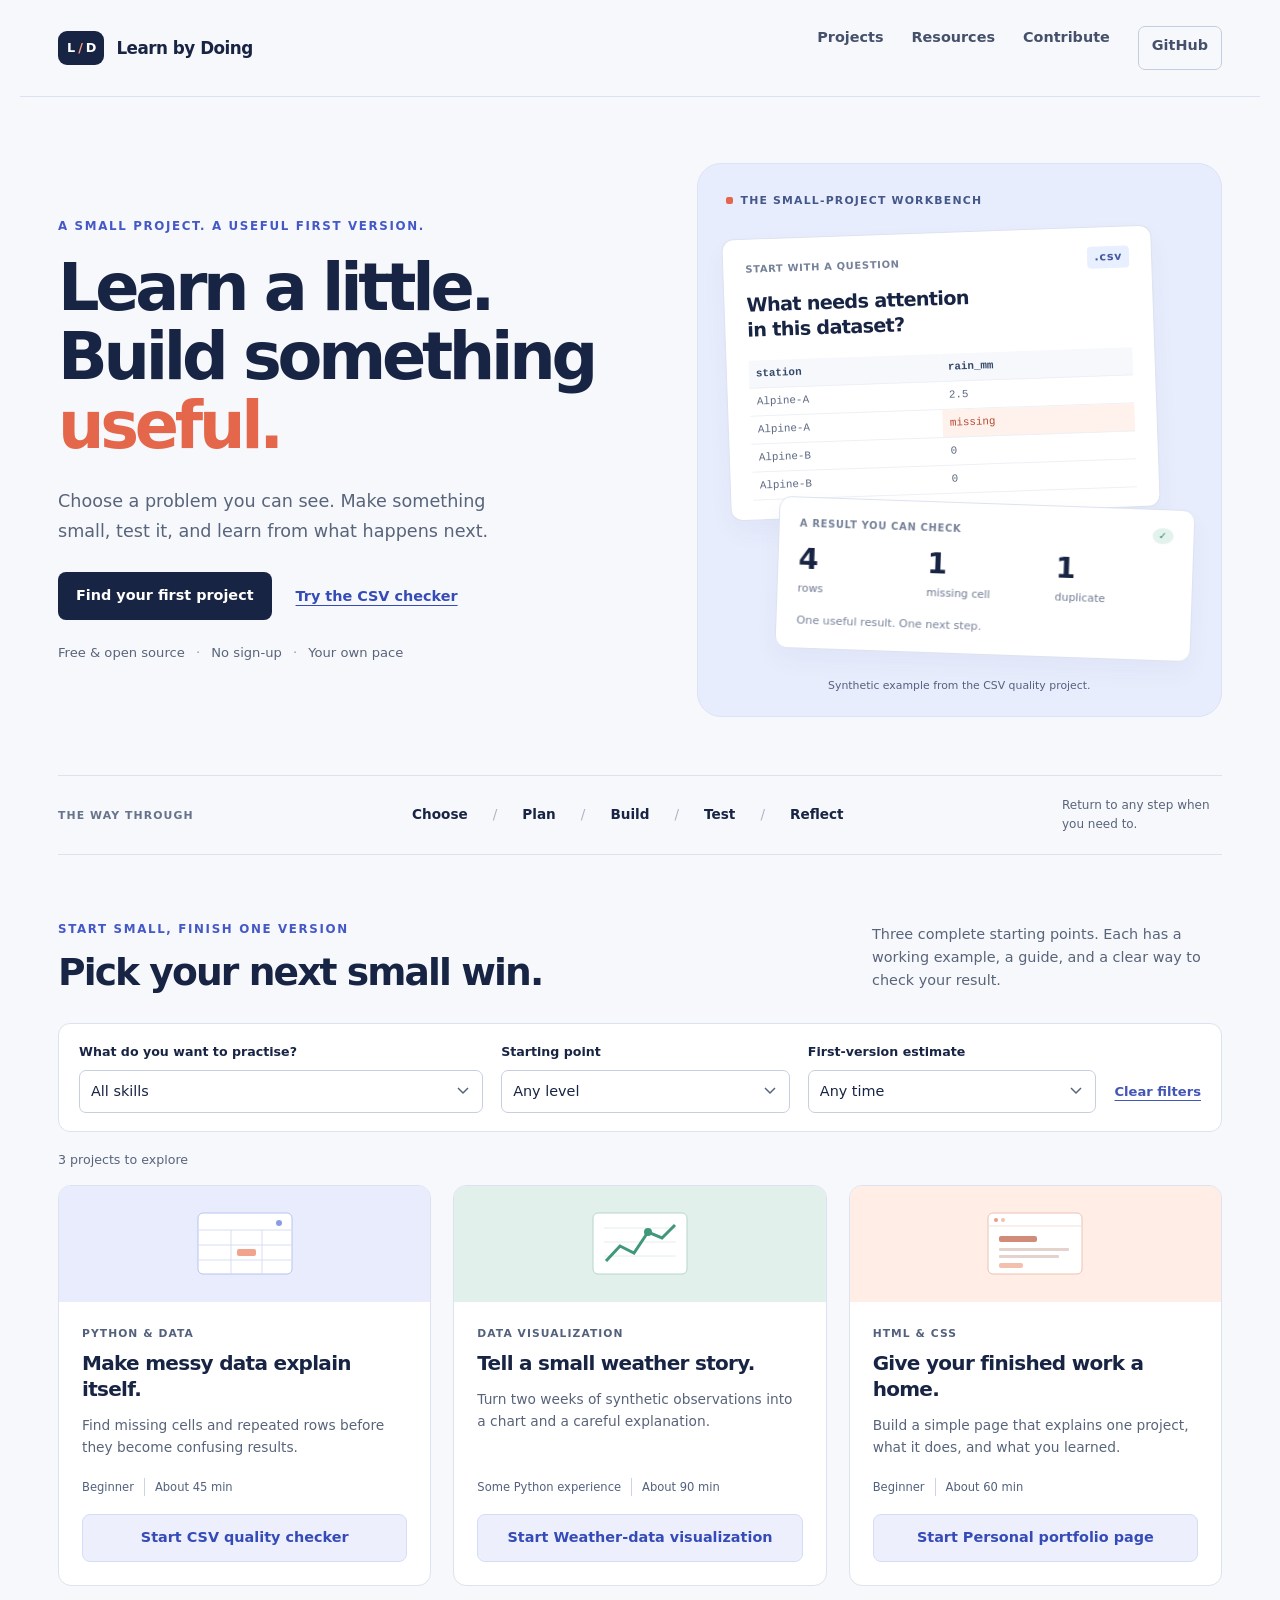
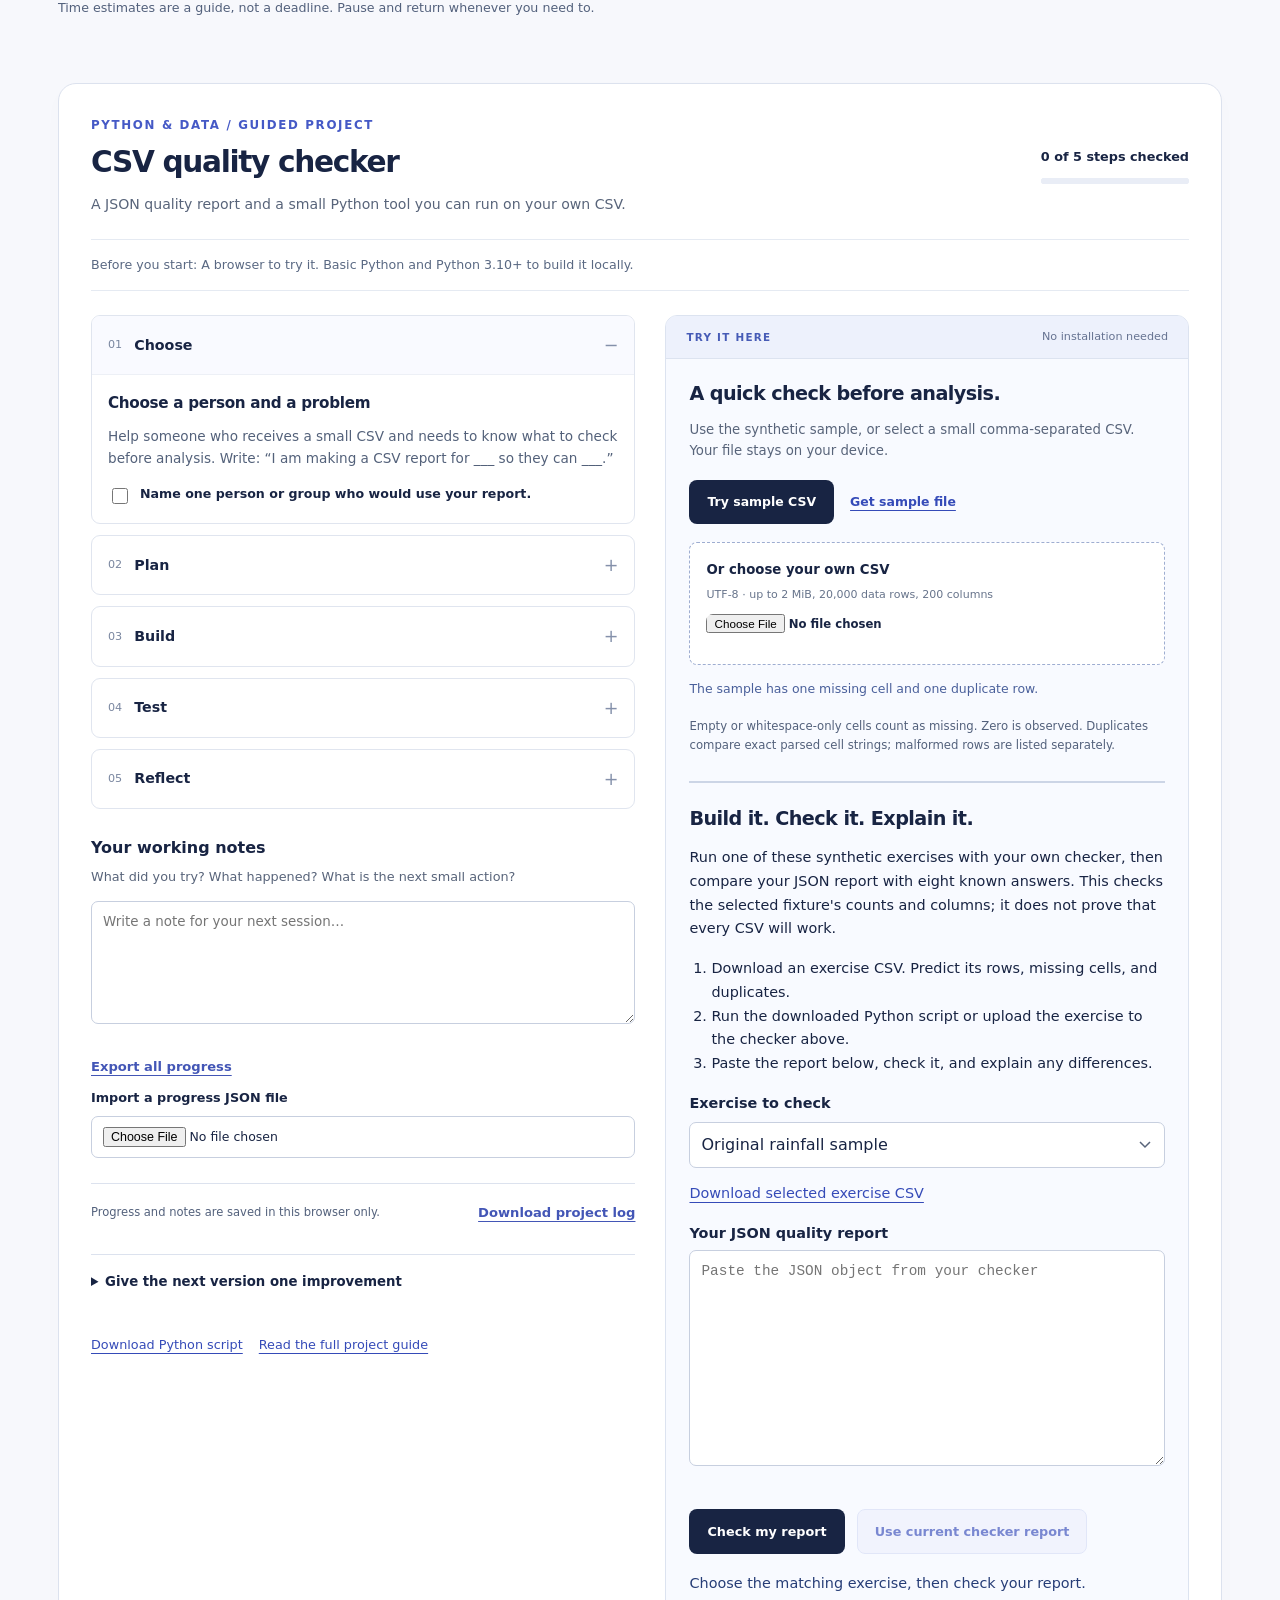
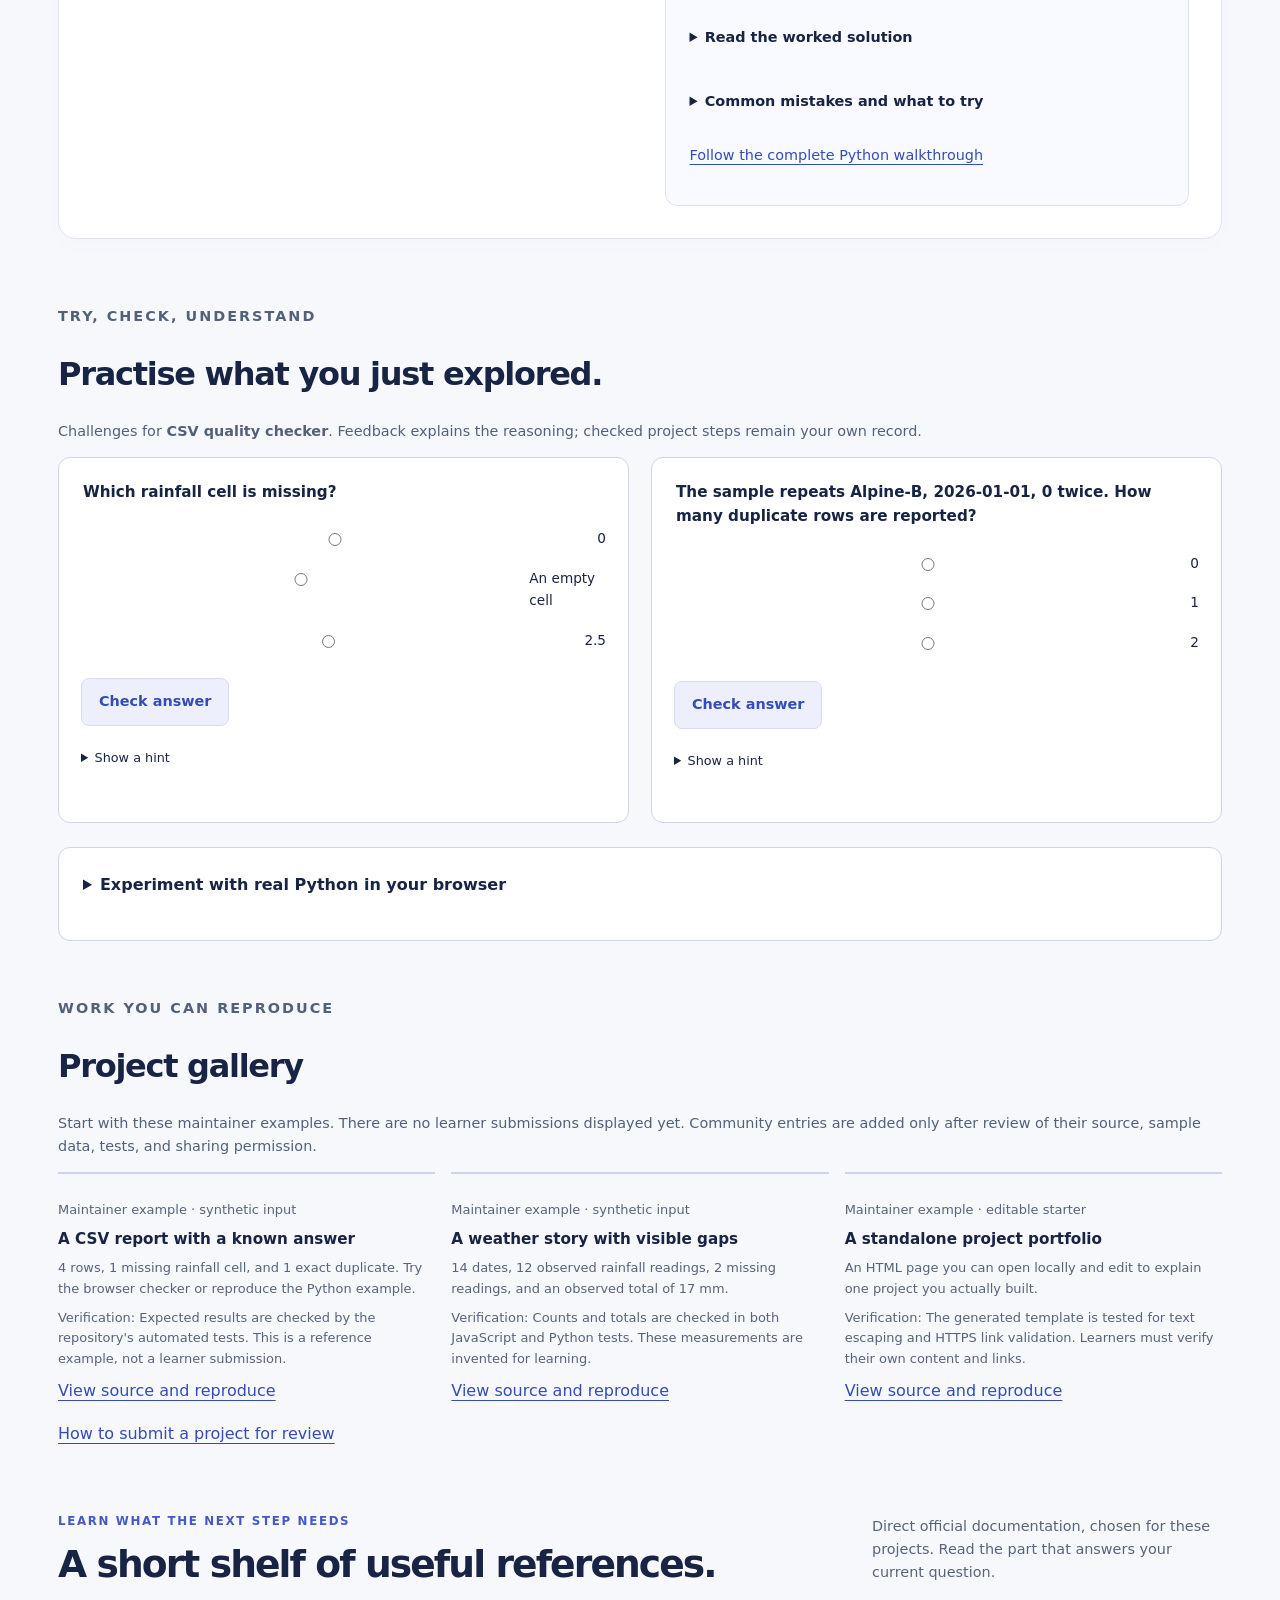
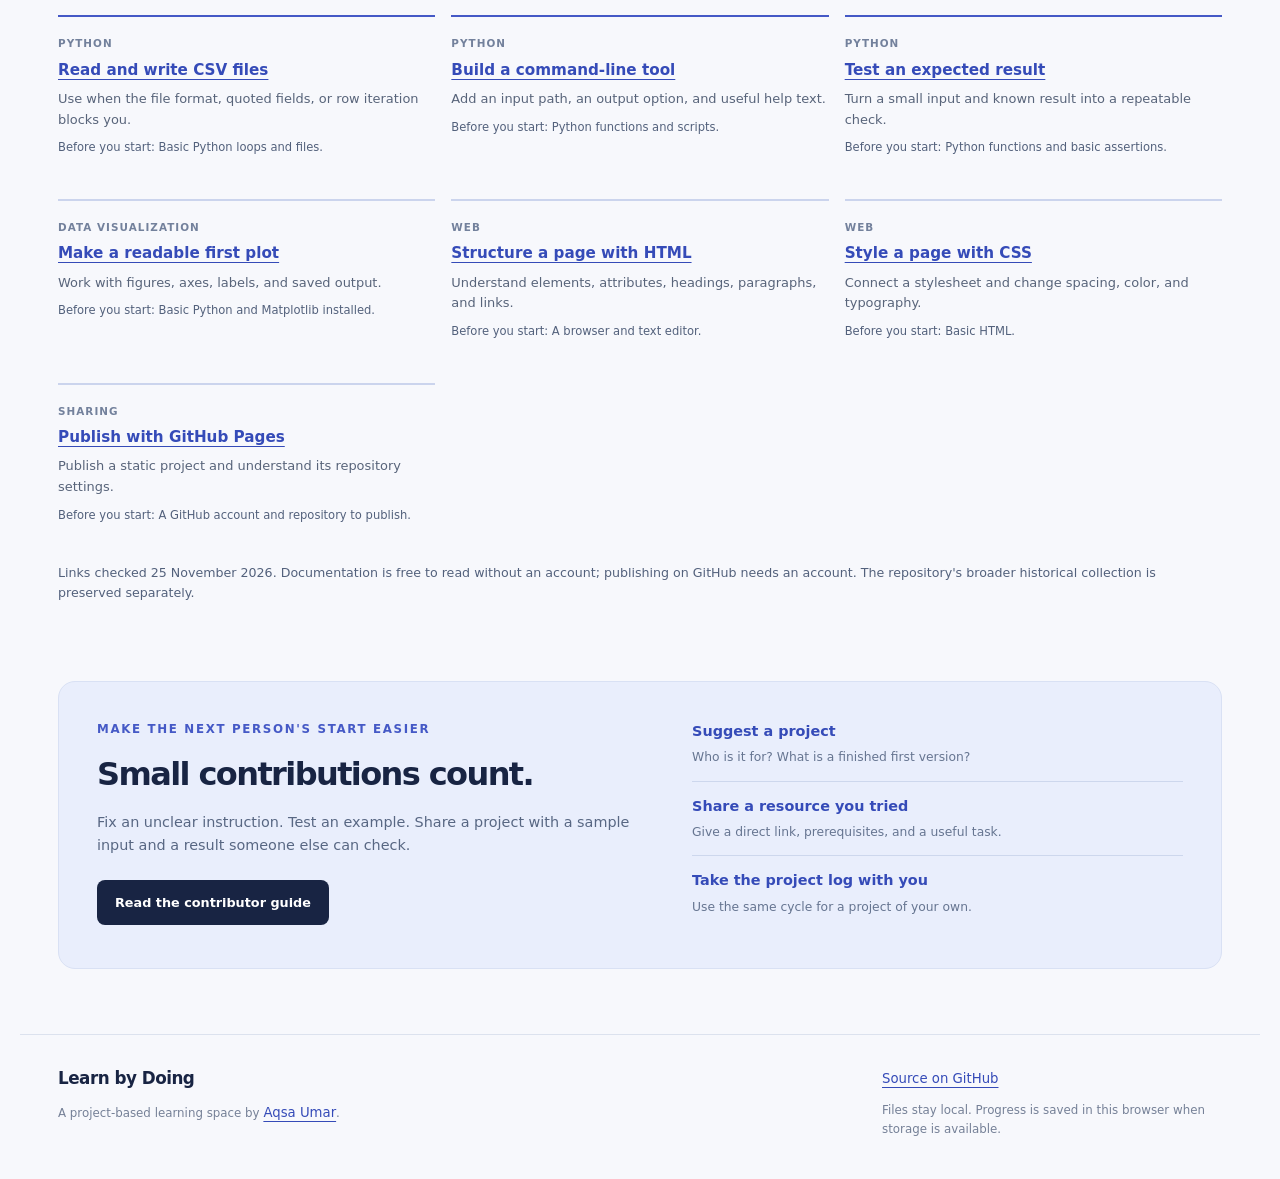
<file: web/index.html>
<!doctype html>
<html lang="en">
<head>
  <meta charset="utf-8"><meta name="viewport" content="width=device-width,initial-scale=1">
  <title>Learn by Doing · Small projects, useful results</title>
  <meta name="description" content="Choose a small project, try it in your browser, and build a version you can finish and share. Free, open-source project guides by Aqsa Umar.">
  <link rel="icon" href="favicon.svg" type="image/svg+xml"><link rel="stylesheet" href="style.css">
</head>
<body>
<a class="skip" href="#main">Skip to content</a>
<header class="site-header"><a class="brand" href="./"><span class="brand-mark" aria-hidden="true">L<span>/</span>D</span><span>Learn by Doing</span></a><nav aria-label="Main navigation"><a href="#projects">Projects</a><a href="#resources">Resources</a><a href="#community">Contribute</a><a class="nav-github" href="https://github.com/Aqsa48/earning_by_learning_resources">GitHub</a></nav></header>
<main id="main">
<section class="hero"><div class="hero-copy"><p class="eyebrow">A SMALL PROJECT. A USEFUL FIRST VERSION.</p><h1>Learn a little.<br>Build something<br><em>useful.</em></h1><p class="hero-description">Choose a problem you can see. Make something small, test it, and learn from what happens next.</p><div class="hero-actions"><a class="button" href="#projects">Find your first project</a><a class="text-link" href="#project=csv-quality">Try the CSV checker</a></div><p class="hero-note">Free & open source <span>·</span> No sign-up <span>·</span> Your own pace</p></div>
<div class="workbench" aria-label="An example of turning a small dataset into a useful report"><div class="bench-label"><span class="tiny-square" aria-hidden="true"></span> THE SMALL-PROJECT WORKBENCH</div><div class="paper input-paper"><div class="paper-top"><span>START WITH A QUESTION</span><span class="file-tag">.csv</span></div><h2>What needs attention<br>in this dataset?</h2><div class="mini-table" aria-hidden="true"><span>station</span><span>rain_mm</span><span>Alpine-A</span><span>2.5</span><span>Alpine-A</span><span class="empty-cell">missing</span><span>Alpine-B</span><span>0</span><span>Alpine-B</span><span>0</span></div></div><div class="paper output-paper"><div class="paper-top"><span>A RESULT YOU CAN CHECK</span><span class="check-mark" aria-hidden="true">✓</span></div><div class="result-stats"><div><strong>4</strong><span>rows</span></div><div><strong>1</strong><span>missing cell</span></div><div><strong>1</strong><span>duplicate</span></div></div><p>One useful result. One next step.</p></div><div class="bench-caption">Synthetic example from the CSV quality project.</div></div></section>
<section class="method" aria-label="The project cycle"><span>THE WAY THROUGH</span><ol><li>Choose</li><li>Plan</li><li>Build</li><li>Test</li><li>Reflect</li></ol><p>Return to any step when you need to.</p></section>
<section id="projects" class="project-section"><div class="section-intro"><div><p class="eyebrow">START SMALL, FINISH ONE VERSION</p><h2>Pick your next small win.</h2></div><p>Three complete starting points. Each has a working example, a guide, and a clear way to check your result.</p></div><div class="filters"><div><label for="skill-filter">What do you want to practise?</label><select id="skill-filter"><option value="all">All skills</option><option value="python">Python & data</option><option value="data-viz">Data visualization</option><option value="web">HTML & CSS</option></select></div><div><label for="difficulty-filter">Starting point</label><select id="difficulty-filter"><option value="all">Any level</option><option value="beginner">Beginner</option><option value="intermediate">Intermediate</option></select></div><div><label for="time-filter">First-version estimate</label><select id="time-filter"><option value="all">Any time</option><option value="60">Up to 1 hour</option><option value="120">Up to 2 hours</option></select></div><button id="clear-filters" class="plain-button">Clear filters</button></div><p id="project-count" class="small" role="status" aria-live="polite"></p><div id="project-cards" class="project-cards"></div><p class="small muted">Time estimates are a guide, not a deadline. Pause and return whenever you need to.</p></section>
<section id="workspace" class="workspace" aria-labelledby="workspace-title"><div class="workspace-top"><div><p class="eyebrow" id="workspace-topic"></p><h2 id="workspace-title"></h2><p id="workspace-outcome"></p></div><div class="progress-summary"><strong id="progress-text">0 of 5 steps</strong><progress id="project-progress" max="5" value="0" aria-label="Project progress"></progress></div></div><p id="prerequisites" class="prerequisites"></p><div class="workspace-columns"><div class="guide"><div id="project-steps"></div><section class="reflection"><h3>Your working notes</h3><p>What did you try? What happened? What is the next small action?</p><label class="sr-only" for="reflection">Project reflection and next action</label><textarea id="reflection" maxlength="5000" rows="5" placeholder="Write a note for your next session…"></textarea><div class="progress-transfer"><button id="progress-export" class="plain-button">Export all progress</button><label for="progress-import">Import a progress JSON file</label><input id="progress-import" type="file" accept=".json,application/json"><button id="progress-confirm" class="button secondary" hidden>Merge progress</button><p id="progress-import-status" class="small" role="status"></p></div><div class="note-footer"><span id="storage-status" class="small" role="status">Progress stays in this browser.</span><button id="download-log" class="plain-button">Download project log</button></div></section><details class="extensions"><summary>Give the next version one improvement</summary><ul id="extension-list"></ul></details><div id="project-links" class="project-links"></div></div>
<aside class="project-tool" aria-label="Interactive project workspace"><div class="tool-heading"><span class="tool-label">TRY IT HERE</span><span class="small">No installation needed</span></div>
<section id="csv-tool" class="tool-panel"><h3>A quick check before analysis.</h3><p>Use the synthetic sample, or select a small comma-separated CSV. Your file stays on your device.</p><div class="tool-actions"><button id="csv-sample" class="button">Try sample CSV</button><a href="downloads/csv-sample.csv" download class="text-link">Get sample file</a></div><label class="upload" for="csv-file"><strong>Or choose your own CSV</strong><span>UTF-8 · up to 2 MiB, 20,000 data rows, 200 columns</span><input id="csv-file" type="file" accept=".csv,text/csv"></label><p id="csv-status" class="tool-status" role="status" aria-live="polite">The sample has one missing cell and one duplicate row.</p><div id="csv-results" hidden><div id="csv-stats" class="metric-row"></div><h4>Missing cells by column</h4><div id="missing-table" class="table-scroll"></div><p id="csv-malformed" class="small"></p><details><summary>Preview the first five well-formed rows</summary><div id="csv-preview" class="table-scroll"></div></details><a id="csv-download" class="button secondary" hidden>Download JSON report</a></div><p class="small muted">Empty or whitespace-only cells count as missing. Zero is observed. Duplicates compare exact parsed cell strings; malformed rows are listed separately.</p>
<section id="csv-lesson" class="csv-lesson" aria-labelledby="csv-lesson-title">
<h3 id="csv-lesson-title">Build it. Check it. Explain it.</h3>
<p>Run one of these synthetic exercises with your own checker, then compare your JSON report with eight known answers. This checks the selected fixture's counts and columns; it does not prove that every CSV will work.</p>
<ol class="csv-lesson-steps"><li>Download an exercise CSV. Predict its rows, missing cells, and duplicates.</li><li>Run the downloaded Python script or upload the exercise to the checker above.</li><li>Paste the report below, check it, and explain any differences.</li></ol>
<label for="csv-exercise">Exercise to check</label><select id="csv-exercise"><option value="sample">Original rainfall sample</option><option value="edge">Quoted comma and malformed row</option></select>
<p><a id="csv-exercise-download" href="downloads/csv-sample.csv" download>Download selected exercise CSV</a></p>
<form id="csv-report-form"><label for="csv-report-input">Your JSON quality report</label><textarea id="csv-report-input" rows="9" maxlength="100000" spellcheck="false" placeholder='Paste the JSON object from your checker'></textarea><div class="tool-actions"><button class="button" type="submit">Check my report</button><button id="csv-use-report" class="button secondary" type="button" disabled>Use current checker report</button></div></form>
<p id="csv-report-status" role="status" aria-live="polite"></p><ul id="csv-report-feedback" class="csv-report-feedback"></ul>
<details id="csv-solution"><summary>Read the worked solution</summary><p id="csv-walkthrough"></p><p>The fields below are the expected values. Your file name and descriptive metadata may differ.</p><pre id="csv-expected" tabindex="0" aria-label="Expected CSV report fields"></pre><button id="csv-expected-download" type="button" class="plain-button">Download expected report fields</button></details>
<details><summary>Common mistakes and what to try</summary><dl><dt>Counting the header as data</dt><dd>Start data-row counts after station,date,rain_mm.</dd><dt>Treating zero as missing</dt><dd>Check for an empty value after trimming whitespace. Avoid a numeric truthiness test: zero is a measured value.</dd><dt>Splitting every comma</dt><dd>Use a CSV parser such as Python's csv.reader. A quoted comma belongs inside its cell.</dd><dt>Counting both copies as duplicates</dt><dd>Keep the first occurrence; count only subsequent exact repeats. Similar station names alone do not establish a duplicate.</dd><dt>Counting malformed rows as missing cells</dt><dd>Report wrong-length rows separately and exclude them from missing and duplicate counts. Do not silently repair them.</dd><dt>Assuming NA is automatically missing</dt><dd>This version treats NA as text. Add a configurable missing token only with an explicit rule and a new test.</dd></dl></details>
<p><a href="https://github.com/Aqsa48/earning_by_learning_resources/blob/main/projects/csv-quality-report/README.md#worked-example">Follow the complete Python walkthrough</a></p>
</section></section>
<section id="weather-tool" class="tool-panel" hidden><h3>Look at the gaps, too.</h3><p id="weather-description">Fourteen days of <strong>synthetic</strong> weather observations. Switch the view and check what the chart can support.</p><label class="upload" for="weather-file"><strong>Explore your weather CSV</strong><span>One station · date,rain_mm,temp_c · UTF-8 · up to 2 MiB</span><input id="weather-file" type="file" accept=".csv,text/csv"></label><button id="weather-reset" class="plain-button">Restore synthetic sample</button><label for="weather-metric">Measurement</label><select id="weather-metric"><option value="rain_mm">Daily rainfall (mm)</option><option value="temp_c">Daily temperature (°C)</option></select><p id="weather-status" role="status" class="tool-status"></p><div id="weather-stats" class="metric-row"></div><svg id="weather-chart" viewBox="0 0 520 290" role="img" aria-labelledby="chart-title chart-description"></svg><p class="small muted">Crosses mark missing rainfall; gaps break the temperature line. A measured total excludes missing days.</p><div class="tool-actions"><a href="downloads/weather-sample.csv" download class="text-link">Download sample CSV</a><a id="weather-chart-download" class="text-link" hidden>Download this chart</a></div><details><summary>Read the observations as a table</summary><div id="weather-table" class="table-scroll"></div></details></section>
<section id="portfolio-tool" class="tool-panel" hidden><h3>Make your work readable.</h3><p>Write about one project you actually built. Preview your page, then download a standalone HTML file.</p><form id="portfolio-form"><label for="portfolio-name">Your name</label><input id="portfolio-name" name="name" maxlength="100" value="Your name" required><label for="portfolio-role">A short introduction</label><input id="portfolio-role" name="role" maxlength="200" value="Learning Python by building useful small tools." required><label for="portfolio-title">Project title</label><input id="portfolio-title" name="title" maxlength="120" value="CSV quality report" required><label for="portfolio-description">What you built and learned</label><textarea id="portfolio-description" name="description" maxlength="2000" rows="4" required>I built a small CSV checker and tested how it handles missing cells and duplicate rows. Replace this with your own experience.</textarea><label for="portfolio-url">Public project URL <span class="muted">(optional, HTTPS)</span></label><input id="portfolio-url" name="url" type="url" maxlength="500" placeholder="https://github.com/your-name/your-project"><button type="submit" class="button">Update preview</button></form><p id="portfolio-status" class="tool-status" role="status"></p><iframe id="portfolio-preview" title="Your portfolio page preview" sandbox="" referrerpolicy="no-referrer"></iframe><a id="portfolio-download" class="button secondary" hidden>Download portfolio.html</a><p class="small muted">The preview cannot run scripts. The downloaded page has no external dependencies. Nothing is published automatically.</p></section>
</aside></div></section>
<section id="practice" class="practice-section"><p class="eyebrow">TRY, CHECK, UNDERSTAND</p><h2>Practise what you just explored.</h2><p>Challenges for <strong id="challenge-project"></strong>. Feedback explains the reasoning; checked project steps remain your own record.</p><div id="challenge-list" class="challenge-list"></div>
<details class="python-lab"><summary>Experiment with real Python in your browser</summary><p>Python loads only when you select Run Python. The first run downloads a runtime from jsDelivr. This experiment uses a separate sample; your uploaded CSV and saved notes are not passed to it.</p><p>Change the sample or the missing-value condition, then predict the output. Use Python's standard library; additional package installation is not provided here.</p><label for="python-code">Your Python code</label><textarea id="python-code" rows="15" spellcheck="false" maxlength="20000"></textarea><div class="tool-actions"><button id="python-run" class="button">Run Python</button><button id="python-stop" class="button secondary" disabled>Stop execution</button><button id="python-reset" class="plain-button">Restore sample code</button><button id="python-download" class="plain-button">Download my code</button></div><p id="python-status" role="status">Expected sample output: 3 rows and 1 missing rainfall observation.</p><h3>Python output</h3><pre id="python-output" tabindex="0" aria-label="Python output"></pre></details></section>
<section id="gallery" class="resources-section"><p class="eyebrow">WORK YOU CAN REPRODUCE</p><h2>Project gallery</h2><p>Start with these maintainer examples. There are no learner submissions displayed yet. Community entries are added only after review of their source, sample data, tests, and sharing permission.</p><div id="gallery-cards" class="resource-list"></div><a href="https://github.com/Aqsa48/earning_by_learning_resources/blob/main/COMMUNITY_GALLERY.md">How to submit a project for review</a></section>
<section id="resources" class="resources-section"><div class="section-intro"><div><p class="eyebrow">LEARN WHAT THE NEXT STEP NEEDS</p><h2>A short shelf of useful references.</h2></div><p>Direct official documentation, chosen for these projects. Read the part that answers your current question.</p></div><div id="resource-list" class="resource-list"></div><p class="small muted">Links checked 25 November 2026. Documentation is free to read without an account; publishing on GitHub needs an account. The repository's broader historical collection is preserved separately.</p></section>
<section id="community" class="community"><div><p class="eyebrow">MAKE THE NEXT PERSON'S START EASIER</p><h2>Small contributions count.</h2><p>Fix an unclear instruction. Test an example. Share a project with a sample input and a result someone else can check.</p><a class="button" href="https://github.com/Aqsa48/earning_by_learning_resources/blob/main/CONTRIBUTING.md">Read the contributor guide</a></div><div class="community-links"><a href="https://github.com/Aqsa48/earning_by_learning_resources/issues/new?template=project_idea.yml"><strong>Suggest a project</strong><span>Who is it for? What is a finished first version?</span></a><a href="https://github.com/Aqsa48/earning_by_learning_resources/issues/new?template=resource_suggestion.yml"><strong>Share a resource you tried</strong><span>Give a direct link, prerequisites, and a useful task.</span></a><a href="https://github.com/Aqsa48/earning_by_learning_resources/blob/main/PROJECT_LOG.md"><strong>Take the project log with you</strong><span>Use the same cycle for a project of your own.</span></a></div></section>
</main><footer><div><a class="brand" href="./">Learn by Doing</a><p>A project-based learning space by <a href="https://github.com/Aqsa48">Aqsa Umar</a>.</p></div><div><a href="https://github.com/Aqsa48/earning_by_learning_resources">Source on GitHub</a><p>Files stay local. Progress is saved in this browser when storage is available.</p></div></footer><noscript><p class="noscript">Enable JavaScript for the project filters and browser tools. The <a href="https://github.com/Aqsa48/earning_by_learning_resources">GitHub guides and downloadable projects</a> also work without this website.</p></noscript><script type="module" src="app.mjs"></script>
</body></html>
</file>
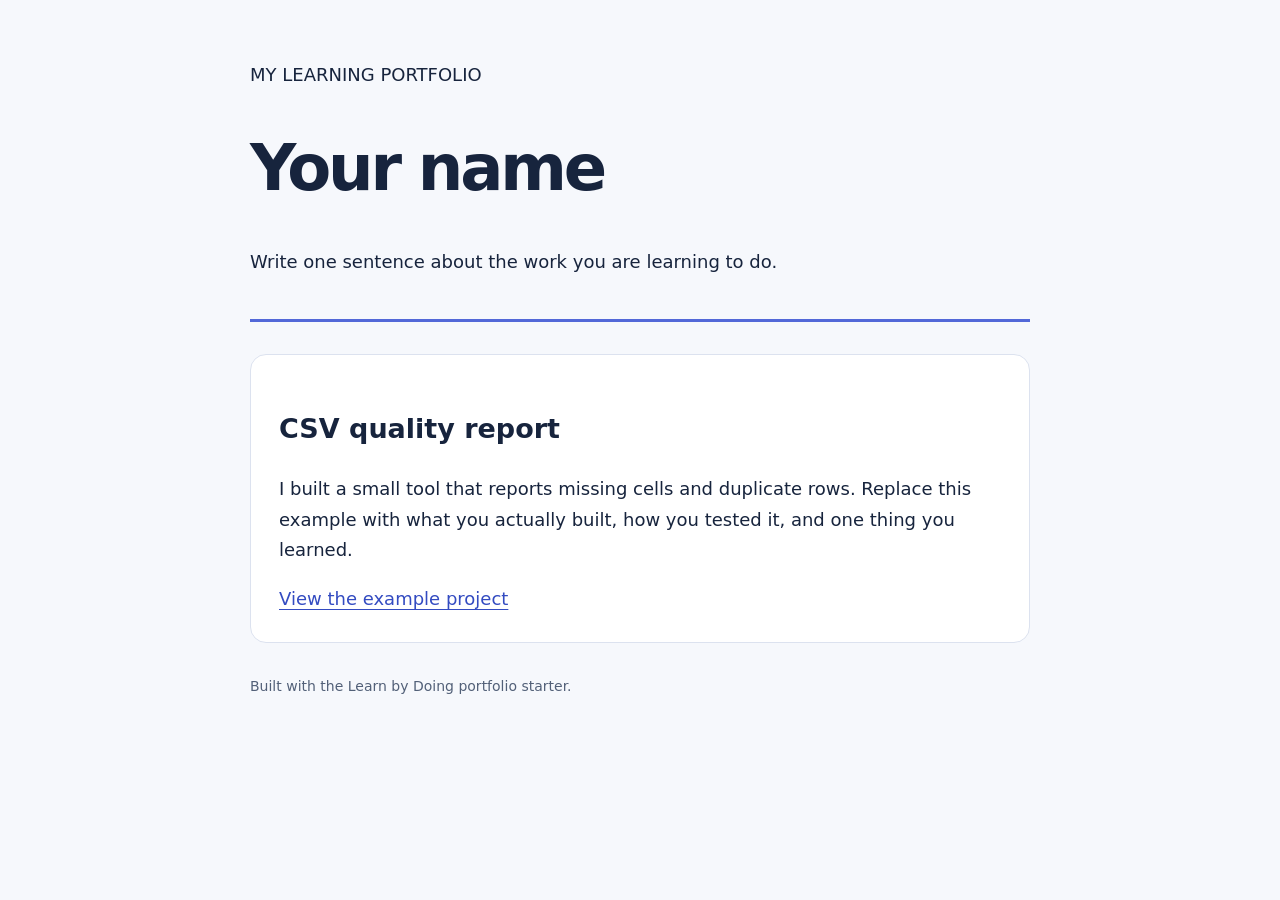
<file: projects/portfolio-page/index.html>
<!doctype html>
<html lang="en">
<head>
  <meta charset="utf-8">
  <meta name="viewport" content="width=device-width, initial-scale=1">
  <title>Your name · Learning portfolio</title>
  <style>
    body { font: 18px/1.7 system-ui, sans-serif; max-width: 780px; margin: 60px auto; padding: 0 24px; color: #17243d; background: #f6f8fc; }
    header { border-bottom: 3px solid #5268d8; padding-bottom: 24px; }
    h1 { font-size: clamp(2.4rem,8vw,4rem); line-height: 1.1; letter-spacing: -.05em; }
    article { background: white; border: 1px solid #dce2ef; border-radius: 16px; padding: 28px; margin-top: 32px; }
    a { color: #334bc1; text-underline-offset: 4px; }
    footer { margin: 32px 0; font-size: 14px; color: #526078; }
  </style>
</head>
<body>
  <header>
    <p>MY LEARNING PORTFOLIO</p>
    <h1>Your name</h1>
    <p>Write one sentence about the work you are learning to do.</p>
  </header>
  <main>
    <article>
      <h2>CSV quality report</h2>
      <p>I built a small tool that reports missing cells and duplicate rows. Replace this example with what you actually built, how you tested it, and one thing you learned.</p>
      <a href="https://github.com/Aqsa48/earning_by_learning_resources/tree/main/projects/csv-quality-report">View the example project</a>
    </article>
  </main>
  <footer>Built with the Learn by Doing portfolio starter.</footer>
</body>
</html>
</file>
<file: web/style.css>
:root{font-family:Inter,ui-sans-serif,system-ui,-apple-system,"Segoe UI",sans-serif;font-size:16px;line-height:1.6;color:#182443;background:#f7f8fc;font-synthesis:none;--ink:#182443;--muted:#58647a;--indigo:#4559c6;--coral:#e4674c;--line:#dce2ee;--white:#fff}*{box-sizing:border-box}html{scroll-behavior:smooth;scroll-padding-top:100px}body{margin:0}a{color:#354bb8;text-underline-offset:4px}button,input,select,textarea{font:inherit}button,a,input,select,textarea,summary{-webkit-tap-highlight-color:transparent}button,a{touch-action:manipulation}button{cursor:pointer}a:focus-visible,button:focus-visible,input:focus-visible,select:focus-visible,textarea:focus-visible,summary:focus-visible{outline:3px solid #e47c28;outline-offset:4px}button:disabled{opacity:.55;cursor:wait}[hidden]{display:none!important}.skip{position:fixed;top:-100px;left:20px;background:white;padding:12px;z-index:10}.skip:focus{top:12px}.sr-only{position:absolute;width:1px;height:1px;overflow:hidden;clip:rect(0,0,0,0);white-space:nowrap}.site-header,main,footer{max-width:1240px;margin:0 auto}.site-header{display:flex;align-items:center;justify-content:space-between;padding:26px 38px;gap:28px;border-bottom:1px solid var(--line)}.brand{display:inline-flex;align-items:center;gap:12px;color:var(--ink);font-weight:760;text-decoration:none;letter-spacing:-.03em;font-size:1.05rem;white-space:nowrap}.brand-mark{background:var(--ink);color:white;padding:7px 9px;border-radius:9px;font-size:.8rem;letter-spacing:-.08em}.brand-mark span{color:#ff9a80;margin:0 4px}nav{display:flex;align-items:center;gap:28px}nav a{text-decoration:none;color:#45516a;font-size:.9rem;font-weight:550}.nav-github{border:1px solid #c5cede;padding:7px 13px;border-radius:7px}main{padding:0 38px}.hero{display:grid;grid-template-columns:1.12fr 1fr;gap:50px;align-items:center;padding:66px 0 58px}.eyebrow{font-size:.74rem;letter-spacing:.14em;font-weight:760;color:var(--indigo);margin:0 0 17px}h1{font-size:clamp(3rem,5.1vw,4.7rem);line-height:1.06;letter-spacing:-.065em;margin:0;font-weight:760}h1 em{font-style:normal;color:var(--coral)}.hero-description{font-size:1.1rem;line-height:1.75;max-width:440px;color:var(--muted);margin:25px 0}.hero-actions{display:flex;align-items:center;gap:24px;flex-wrap:wrap}.button{display:inline-block;border:1px solid transparent;border-radius:8px;background:var(--ink);color:white;text-decoration:none;font-weight:650;font-size:.9rem;line-height:1.5;padding:12px 17px;text-align:center;min-height:46px}.button:hover{background:#2c3d68}.secondary{background:#edf0fc;color:#354bb8;border-color:#d5dcf5}.secondary:hover{background:#dce3fc}.text-link{font-size:.9rem;font-weight:650}.hero-note{font-size:.82rem;color:var(--muted);margin:22px 0 0}.hero-note span{margin:0 7px;color:#8d97a9}.workbench{position:relative;background:#e8edfd;border:1px solid #dce3f6;border-radius:24px;padding:28px 28px 22px;min-height:428px}.bench-label{display:flex;align-items:center;gap:8px;font-size:.68rem;font-weight:750;letter-spacing:.11em;color:#435889}.tiny-square{width:7px;height:7px;background:var(--coral);border-radius:2px}.paper{background:white;border:1px solid #dce2ef;border-radius:12px;box-shadow:0 12px 25px #253c6f0b}.input-paper{margin-top:23px;width:92%;padding:19px 22px;transform:rotate(-2deg)}.paper-top{display:flex;justify-content:space-between;align-items:center;gap:12px;font-size:.62rem;font-weight:760;letter-spacing:.07em;color:#758198}.file-tag{background:#e8effe;border-radius:4px;padding:2px 7px;font-size:.7rem;color:#4559a1}.paper h2{font-size:1.2rem;letter-spacing:-.035em;line-height:1.3;margin:13px 0 17px}.mini-table{display:grid;grid-template-columns:1fr 1fr;font-family:ui-monospace,SFMono-Regular,Consolas,monospace;font-size:.68rem;line-height:1.2;color:#5a6780}.mini-table span{border-bottom:1px solid #edf0f5;padding:7px}.mini-table span:nth-child(-n+2){background:#f6f8fc;color:#344869;font-weight:650}.mini-table .empty-cell{color:#b54a31;background:#fff1ec}.output-paper{position:relative;margin:-11px 0 0 auto;width:89%;padding:18px 20px;transform:rotate(2deg);z-index:1}.check-mark{border-radius:50%;background:#e3f3ec;color:#258366;padding:0 6px}.result-stats{display:grid;grid-template-columns:repeat(3,1fr);gap:12px;margin:13px 0}.result-stats strong{font-size:1.8rem;line-height:1;display:block;letter-spacing:-.05em}.result-stats span{font-size:.68rem;color:#6d7890}.output-paper p{font-size:.7rem;color:#76829b;margin:8px 0 0}.bench-caption{font-size:.68rem;color:#6a7896;margin:21px 0 0;text-align:center}.method{display:flex;align-items:center;justify-content:space-between;gap:24px;padding:20px 0;border-top:1px solid var(--line);border-bottom:1px solid var(--line)}.method>span{font-size:.68rem;letter-spacing:.1em;font-weight:760;color:#66738a}.method ol{display:flex;list-style:none;gap:25px;padding:0;margin:0;font-size:.85rem;font-weight:650}.method li+li::before{content:'/';color:#abb5c7;font-weight:400;margin-right:25px}.method p{font-size:.75rem;color:var(--muted);max-width:160px;margin:0}.project-section{padding:65px 0 52px}.section-intro{display:flex;justify-content:space-between;gap:35px;align-items:end;margin-bottom:28px}.section-intro h2{font-size:clamp(1.8rem,3vw,2.35rem);line-height:1.2;letter-spacing:-.05em;margin:0}.section-intro>p{max-width:350px;font-size:.9rem;color:var(--muted);margin:0 0 3px}.section-intro .eyebrow{margin-bottom:11px}.filters{display:grid;grid-template-columns:1.4fr 1fr 1fr auto;gap:18px;align-items:end;border:1px solid var(--line);border-radius:12px;padding:18px 20px;background:white}.filters label,.tool-panel label{display:block;font-size:.79rem;font-weight:650;margin-bottom:7px}select,input:not([type=checkbox]),textarea{width:100%;min-width:0;border:1px solid #c7cfdf;border-radius:7px;background:white;color:var(--ink);padding:10px 11px;font-size:.9rem;line-height:1.5}select{padding-right:35px;appearance:none;background-image:url("data:image/svg+xml,%3Csvg xmlns='http://www.w3.org/2000/svg' width='14' height='10' viewBox='0 0 14 10'%3E%3Cpath d='m2 2 5 5 5-5' fill='none' stroke='%2358647a' stroke-width='1.5'/%3E%3C/svg%3E");background-repeat:no-repeat;background-position:right 12px center}.plain-button{background:none;color:#4356b6;border:0;padding:9px 0;font-size:.82rem;font-weight:650;min-height:42px;text-decoration:underline;text-underline-offset:4px}.small{font-size:.79rem;line-height:1.6}.muted{color:var(--muted)}#project-count{margin:18px 0 14px;color:var(--muted)}.project-cards{display:grid;grid-template-columns:repeat(3,1fr);gap:22px}.project-card{background:white;border:1px solid var(--line);border-radius:13px;overflow:hidden;display:flex;flex-direction:column}.card-art{height:116px;display:flex;align-items:center;justify-content:center;position:relative}.card-art svg{width:130px;height:75px}.indigo .card-art{background:#e8ecfd}.mint .card-art{background:#e1f0eb}.peach .card-art{background:#ffede6}.card-body{padding:23px;display:flex;flex-direction:column;flex:1}.card-topic{font-size:.67rem;text-transform:uppercase;letter-spacing:.1em;color:#62718c;font-weight:750;margin:0 0 8px}.card-body h3{font-size:1.25rem;line-height:1.3;letter-spacing:-.035em;margin:0 0 12px}.card-body>p:not(.card-topic){font-size:.86rem;color:var(--muted);margin:0 0 20px}.card-meta{display:flex;align-items:center;gap:10px;font-size:.72rem;color:#52627e;margin:auto 0 18px}.card-meta span+span{border-left:1px solid #cbd4e3;padding-left:10px}.card-start{width:100%}.card-progress{font-size:.75rem;color:#5260a4;margin:12px 0 0!important}.empty-filters{grid-column:1/-1;padding:30px;text-align:center;background:white;border:1px dashed #bac4d9;border-radius:12px;color:var(--muted)}.workspace{background:#fff;border:1px solid var(--line);border-radius:18px;padding:32px;margin-bottom:66px;box-shadow:0 7px 22px #23386604}.workspace-top{display:flex;justify-content:space-between;gap:25px;align-items:center}.workspace-top h2{font-size:1.85rem;line-height:1.2;letter-spacing:-.045em;margin:0 0 12px}.workspace-top .eyebrow{margin:0 0 10px}.workspace-top p:not(.eyebrow){font-size:.88rem;color:var(--muted);margin:0;max-width:650px}.progress-summary{min-width:130px;font-size:.8rem;white-space:nowrap}progress{appearance:none;display:block;width:100%;height:6px;border:0;border-radius:10px;background:#e9edf6;margin-top:10px}progress::-webkit-progress-bar{background:#e9edf6;border-radius:10px}progress::-webkit-progress-value{background:#5265cf;border-radius:10px}progress::-moz-progress-bar{background:#5265cf;border-radius:10px}.prerequisites{border-top:1px solid #e5eaf2;border-bottom:1px solid #e5eaf2;padding:15px 0;margin:24px 0;font-size:.79rem;color:#5a6983}.workspace-columns{display:grid;grid-template-columns:1.04fr 1fr;gap:30px;align-items:start}.phase{border:1px solid #e0e5ef;border-radius:9px;margin:0 0 11px;overflow:hidden}.phase>summary{cursor:pointer;list-style:none;padding:15px 16px;display:flex;gap:12px;align-items:center}.phase>summary::-webkit-details-marker{display:none}.phase>summary::after{content:'+';margin-left:auto;color:#8490aa;font-size:1.1rem}.phase[open]>summary::after{content:'−'}.phase[open]>summary{border-bottom:1px solid #edf0f6;background:#f9faff}.step-number{font-size:.7rem;color:#7a87a0}.phase-title{font-size:.89rem;font-weight:650}.phase.is-done .step-number{color:#27735b}.phase-body{padding:16px}.phase-body h4{font-size:.95rem;letter-spacing:-.02em;margin:0 0 10px}.phase-body p{font-size:.85rem;color:#53617a;margin:0 0 15px}.complete-step{display:flex;gap:9px;align-items:flex-start;font-size:.79rem;font-weight:550;cursor:pointer}.complete-step input{accent-color:#4358c8;margin-top:4px;flex-shrink:0;width:16px;height:16px}.phase pre{margin:12px 0 18px}.reflection{margin-top:26px}.reflection h3{font-size:1rem;margin-bottom:7px}.reflection p{font-size:.8rem;color:var(--muted);margin-top:0}.reflection textarea{resize:vertical;min-height:120px}.note-footer{display:flex;align-items:center;justify-content:space-between;gap:12px;margin-top:6px;color:var(--muted)}.note-footer .small{font-size:.72rem}.extensions{border-top:1px solid var(--line);margin-top:20px;padding-top:16px;font-size:.83rem}.extensions summary{cursor:pointer;font-weight:650}.extensions li{margin:10px 0;color:var(--muted)}.project-links{display:flex;gap:16px;flex-wrap:wrap;margin-top:20px;font-size:.8rem}.project-tool{border:1px solid #dce3f0;border-radius:12px;background:#f8faff;overflow:hidden;position:sticky;top:24px}.tool-heading{background:#edf1fc;border-bottom:1px solid #dce3f0;padding:12px 20px;display:flex;justify-content:space-between;align-items:center;gap:12px}.tool-label{font-size:.65rem;letter-spacing:.12em;font-weight:750;color:#465bb6}.tool-heading>.small{font-size:.7rem;color:#667391}.tool-panel{padding:23px;min-width:0}.tool-panel h3{font-size:1.2rem;line-height:1.3;letter-spacing:-.03em;margin:0 0 12px}.tool-panel>p{font-size:.83rem;color:var(--muted);margin:12px 0 18px}.tool-panel>.small{font-size:.73rem;margin-bottom:0}.tool-actions{display:flex;align-items:center;gap:16px;flex-wrap:wrap;margin:18px 0}.tool-actions .button,.tool-actions .text-link{font-size:.78rem}.upload{border:1px dashed #9eadd1;padding:16px;border-radius:8px;background:white;margin:18px 0 14px!important;cursor:pointer}.upload strong{display:block;font-size:.83rem}.upload span{font-size:.69rem;font-weight:400;color:#67748b;display:block;margin:5px 0 11px}.upload input{border:0!important;padding:0!important;font-size:.73rem!important;background:transparent!important}.tool-status{font-size:.78rem!important;color:#4a609b!important}.tool-status.error{color:#a52f22!important}.metric-row{display:grid;grid-template-columns:repeat(3,1fr);gap:9px;margin:18px 0}.metric{padding:14px 10px;background:white;border:1px solid #dce3f0;border-radius:8px}.metric strong{display:block;font-size:1.55rem;line-height:1.1;letter-spacing:-.05em}.metric span{display:block;font-size:.65rem;color:#6c7891;margin-top:7px}.tool-panel h4{font-size:.85rem;margin:22px 0 10px}.table-scroll{overflow:auto;max-height:280px;margin:12px 0}table{border-collapse:collapse;width:100%;font-size:.75rem;text-align:left;background:white}th,td{padding:9px 10px;border-bottom:1px solid #e4e9f2;vertical-align:top;max-width:230px;overflow-wrap:anywhere}th{background:#eef2fb;font-weight:650;color:#53617c}td.is-missing{color:#a44430;background:#fff2ec}.tool-panel details{font-size:.77rem;margin:18px 0}.tool-panel summary{cursor:pointer;font-weight:600}.tool-panel #csv-download,.tool-panel #portfolio-download{width:100%;font-size:.8rem;margin-top:17px}.tool-panel form input,.tool-panel form textarea{margin:0 0 14px}.tool-panel form label{margin-bottom:5px}.tool-panel form label span{font-weight:400;font-size:.73rem}.tool-panel form .button{font-size:.8rem;margin-top:3px}#portfolio-preview{width:100%;height:320px;border:1px solid #cfd8eb;border-radius:8px;background:white}#weather-chart{width:100%;height:auto;background:white;border:1px solid #dce3f0;border-radius:9px;margin-top:5px}#weather-metric{margin-bottom:7px}.resources-section{padding:0 0 65px}.resource-list{display:grid;grid-template-columns:repeat(3,1fr);gap:16px}.resource-card{border-top:2px solid #cbd4ed;padding:18px 0;min-width:0}.resource-card .resource-topic{font-size:.65rem;text-transform:uppercase;letter-spacing:.1em;font-weight:700;color:#73819c;margin:0 0 8px}.resource-card h3{font-size:.95rem;margin:0 0 8px;line-height:1.4}.resource-card p{font-size:.81rem;color:var(--muted);margin:8px 0}.resource-card .resource-requirements{font-size:.72rem;color:#6c7891}.community{background:#e9eefc;border:1px solid #d9e1f4;border-radius:17px;padding:38px;display:grid;grid-template-columns:1.1fr 1fr;gap:55px;margin-bottom:65px}.community h2{font-size:2rem;line-height:1.15;letter-spacing:-.05em;margin:0 0 18px}.community p:not(.eyebrow){font-size:.9rem;color:#586783}.community .button{margin-top:9px;font-size:.8rem}.community-links{display:flex;flex-direction:column}.community-links a{text-decoration:none;border-bottom:1px solid #cdd7ed;padding:13px 0}.community-links a:first-child{padding-top:0}.community-links a:last-child{border-bottom:0}.community-links strong{display:block;font-size:.9rem}.community-links span{display:block;font-size:.77rem;color:#667591;margin-top:5px}footer{padding:30px 38px 40px;border-top:1px solid var(--line);display:flex;justify-content:space-between;gap:40px}footer>div:last-child{max-width:340px}footer a{font-size:.83rem}footer p{font-size:.74rem;color:#758097;margin:10px 0 0}.noscript{padding:20px;text-align:center}pre{background:#182443;color:#e5eaf9;border-radius:7px;padding:16px;overflow:auto;font-size:.74rem;line-height:1.75;tab-size:2}code{font-family:ui-monospace,SFMono-Regular,Consolas,monospace}#reflection{font-size:.84rem}#storage-status.error{color:#a33726}#resource-list:empty::before{content:'Loading project references…';color:#64728b;font-size:.9rem}@media(min-width:1500px){.hero{padding-top:80px;padding-bottom:70px}}@media(max-width:1000px){.site-header,footer{padding-left:26px;padding-right:26px}main{padding:0 26px}.hero{gap:30px}.workbench{padding:22px 20px;min-height:405px}.project-cards{gap:15px}.card-body{padding:19px}.workspace{padding:25px}.workspace-columns{gap:23px}.method ol{gap:15px}.method li+li::before{margin-right:15px}.method p{display:none}.section-intro>p{max-width:300px}.community{gap:30px;padding:30px}}@media(max-width:760px){html{scroll-padding-top:20px}.site-header{padding:19px 21px;gap:15px;flex-wrap:wrap}nav{gap:20px;flex-wrap:wrap}nav a{font-size:.79rem}.nav-github{padding:4px 10px}.brand{font-size:1rem}main{padding:0 21px}.hero{grid-template-columns:1fr;padding:42px 0 37px;gap:33px}.hero-copy{max-width:540px}h1{font-size:3.5rem}.hero-description{font-size:1rem;max-width:440px}.hero-actions{gap:20px}.hero .button{font-size:.82rem}.hero .text-link{font-size:.82rem}.eyebrow{font-size:.65rem;letter-spacing:.1em}.hero-note{font-size:.73rem}.workbench{max-width:470px;width:100%;margin:0 auto;min-height:405px}.method{flex-wrap:wrap;gap:12px;padding:18px 0}.method>span{font-size:.62rem}.method ol{gap:13px;font-size:.75rem}.method li+li::before{margin-right:13px}.project-section{padding-top:42px;padding-bottom:34px}.section-intro{display:block;margin-bottom:23px}.section-intro>p{max-width:none;margin-top:16px;font-size:.84rem}.section-intro h2{font-size:1.85rem}.filters{grid-template-columns:1fr 1fr;padding:16px;gap:13px}.filters>div:first-child{grid-column:1/-1}.filters label{font-size:.72rem}.filters select{font-size:.8rem}.filters .plain-button{grid-column:1/-1;justify-self:start;min-height:26px;padding:0}.project-cards{grid-template-columns:1fr}.project-card{display:grid;grid-template-columns:90px 1fr}.card-art{height:100%;min-height:210px}.card-art svg{width:75px;height:75px}.card-body{padding:21px}.card-body h3{font-size:1.15rem}.card-body>p:not(.card-topic){font-size:.8rem;margin-bottom:14px}.card-meta{margin-bottom:15px}.card-start{font-size:.78rem;min-height:41px;padding:10px}.workspace{padding:20px 17px;margin-bottom:43px;border-radius:13px}.workspace-top{align-items:start;flex-direction:column;gap:15px}.workspace-top h2{font-size:1.55rem}.workspace-top p:not(.eyebrow){font-size:.81rem}.progress-summary{width:100%;font-size:.74rem}.workspace-columns{grid-template-columns:1fr;gap:24px}.prerequisites{margin:20px 0;font-size:.74rem}.project-tool{position:static;grid-row:1}.tool-panel{padding:20px}.tool-panel>p{font-size:.79rem}.phase-title{font-size:.83rem}.phase-body p{font-size:.8rem}.note-footer{align-items:start;flex-direction:column;gap:0}.resources-section{padding-bottom:36px}.resource-list{grid-template-columns:1fr 1fr;gap:15px}.resource-card h3{font-size:.87rem}.resource-card p{font-size:.75rem}.resource-card .resource-requirements{font-size:.68rem}.community{grid-template-columns:1fr;padding:24px;gap:25px;margin-bottom:40px}.community h2{font-size:1.8rem}.community p:not(.eyebrow){font-size:.84rem}footer{padding:24px 21px 32px;flex-direction:column;gap:22px}footer>div:last-child{max-width:none}}@media(max-width:390px){h1{font-size:3rem}.hero-actions{gap:15px}.hero-note span{margin:0 3px}.method ol{gap:8px}.method li+li::before{margin-right:8px}.project-card{grid-template-columns:70px 1fr}.card-body{padding:17px}.resource-list{grid-template-columns:1fr}.filters{grid-template-columns:1fr}.filters>div:first-child{grid-column:auto}.tool-heading{padding:12px 15px}.tool-heading>.small{font-size:.62rem}.tool-panel{padding:17px}.metric{padding:12px 8px}.metric strong{font-size:1.35rem}.metric span{font-size:.6rem}}@media(prefers-reduced-motion:reduce){html{scroll-behavior:auto}*{animation:none!important;transition:none!important}}

/* Practice, portable progress, and keyboard-friendly controls. */
.practice-section{padding:0 0 56px}.practice-section>h2,#gallery>h2{font-size:2rem;line-height:1.2;letter-spacing:-.04em}.practice-section>p,#gallery>p{color:#52617a;font-size:.9rem}.challenge-list{display:grid;grid-template-columns:1fr 1fr;gap:22px}.challenge-list form{padding:22px;background:white;border:1px solid #ccd5e6;border-radius:12px}.challenge-list fieldset{border:0;padding:0;margin:0 0 18px;min-width:0}.challenge-list legend{font-weight:700;font-size:.95rem;margin-bottom:15px}.challenge-list label{display:flex;gap:10px;align-items:start;font-size:.85rem;padding:9px 0;cursor:pointer}.challenge-list input{margin-top:5px;accent-color:#4559c6}.challenge-list details{font-size:.8rem;margin-top:14px}.challenge-list [role=status]{font-size:.85rem;color:#263d77}.python-lab{padding:24px;background:white;border:1px solid #ccd5e6;border-radius:12px;margin-top:24px}.python-lab summary{font-weight:700;cursor:pointer}.python-lab p{font-size:.85rem;color:#52617a}.python-lab textarea{font-family:ui-monospace,Consolas,monospace;font-size:.85rem;tab-size:4;min-height:300px}.python-lab label{display:block;font-weight:650;margin:18px 0 8px}#python-output{min-height:100px;max-height:400px;white-space:pre-wrap;overflow-wrap:anywhere}.progress-transfer{padding:13px 0;border-bottom:1px solid #dce2ee}.progress-transfer label{display:block;font-size:.8rem;font-weight:650;margin-bottom:7px}.progress-transfer input{font-size:.78rem}.progress-transfer .button{font-size:.8rem;margin-top:12px}.tool-panel [type=file]{min-height:34px}.resource-card .resource-requirements,.bench-caption,.card-topic,.small,.tool-panel>.small{color:#53617c}.button,.plain-button,summary,nav a{min-height:44px}.challenge-list summary{padding:8px 0}.resource-card.is-related{border-top-color:#4559c6}.table-scroll:focus-visible{outline:3px solid #e47c28;outline-offset:3px}
@media(max-width:760px){.challenge-list{grid-template-columns:1fr}.practice-section>h2,#gallery>h2{font-size:1.7rem}.python-lab{padding:18px}.python-lab .tool-actions{gap:12px}.tool-actions .button{flex:1}.hero-note,.bench-caption{font-size:.78rem}}

/* CSV worked exercises and field-by-field report feedback. */
.csv-lesson{border-top:2px solid #ccd5e6;margin-top:26px;padding-top:24px}.csv-lesson h3{font-size:1.2rem}.csv-lesson p,.csv-lesson li,.csv-lesson dd{font-size:.9rem;line-height:1.65}.csv-lesson label,.csv-lesson dt{display:block;font-size:.9rem;font-weight:650;margin:16px 0 7px}.csv-lesson dd{margin:0 0 16px;color:#52617a}.csv-lesson select{width:100%;font-size:1rem}.csv-lesson textarea{font-family:ui-monospace,Consolas,monospace;font-size:.9rem}.csv-lesson .tool-actions{flex-wrap:wrap;gap:12px}.csv-lesson .button{font-size:.9rem;white-space:normal}.csv-lesson details{font-size:.9rem;margin:20px 0}.csv-lesson summary{padding:10px 0}.csv-lesson pre{max-height:350px;font-size:.85rem}.csv-lesson-steps,.csv-report-feedback{padding-left:22px}.csv-report-feedback li{margin-bottom:12px;overflow-wrap:anywhere}#csv-report-status{color:#263d77}#csv-report-input{min-height:180px}.csv-lesson .button:disabled{opacity:.65;cursor:default}
</file>
